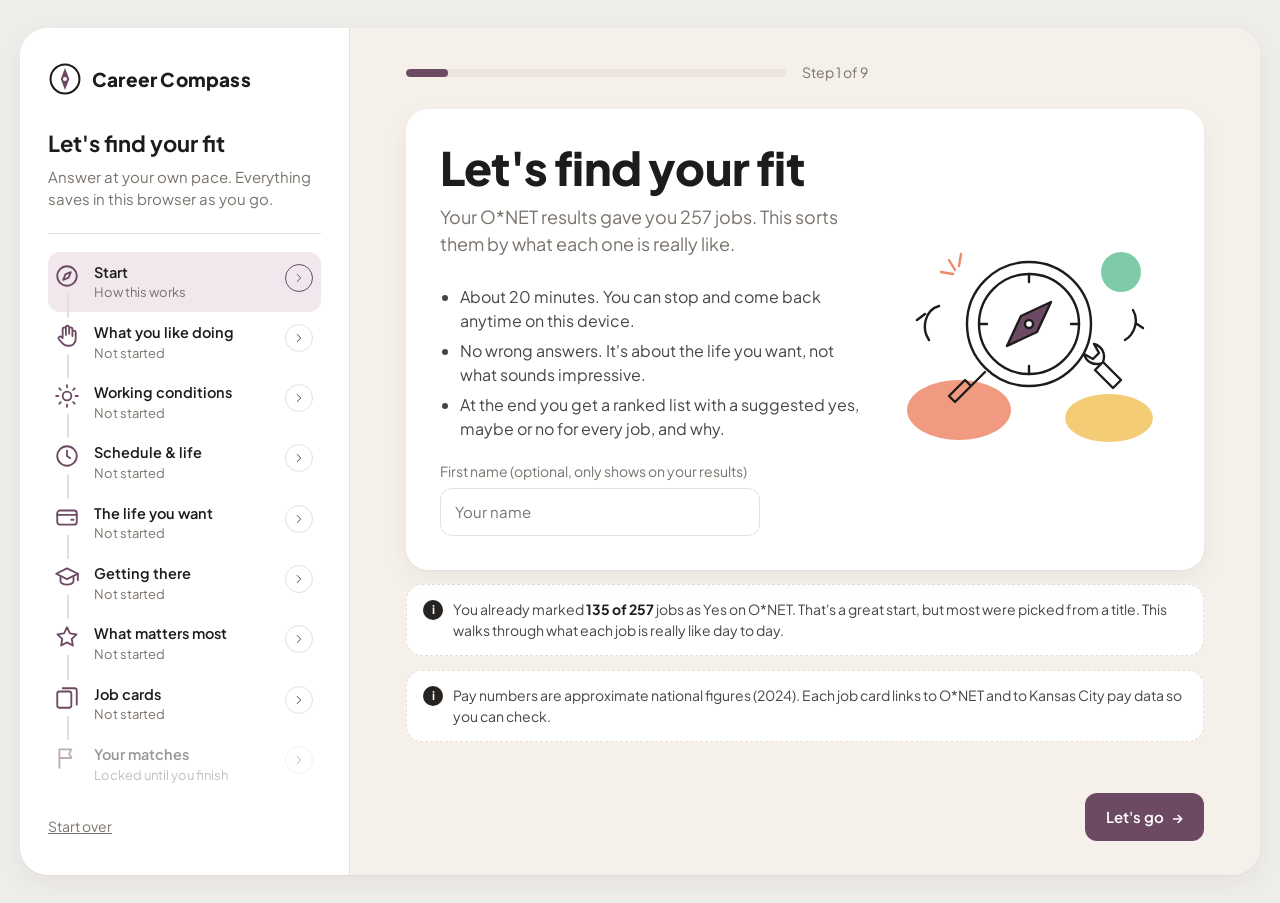
<file: index.html>
<!doctype html>
<html lang="en">
<head>
<meta charset="utf-8">
<meta name="viewport" content="width=device-width, initial-scale=1">
<title>Career Compass</title>
<meta name="description" content="A guided, Parachute-style questionnaire that sorts O*NET career matches by fit: the work, the conditions, the pay, the lifestyle and the fastest path in.">
<link rel="preconnect" href="https://fonts.googleapis.com">
<link rel="preconnect" href="https://fonts.gstatic.com" crossorigin>
<link href="https://fonts.googleapis.com/css2?family=Plus+Jakarta+Sans:wght@400;500;600;700;800&display=swap" rel="stylesheet">
<link rel="stylesheet" href="styles.css">
<link rel="icon" href="data:image/svg+xml,%3Csvg xmlns='http://www.w3.org/2000/svg' viewBox='0 0 32 32'%3E%3Ccircle cx='16' cy='16' r='14' fill='%236d4a63'/%3E%3Cpath d='M16 6l4 10-4 10-4-10z' fill='%23f6c56d'/%3E%3C/svg%3E">
</head>
<body>
<div class="shell">
  <aside class="side" id="side">
    <div class="brand">
      <svg class="brand-mark" viewBox="0 0 40 40" aria-hidden="true"><circle cx="20" cy="20" r="17" fill="none" stroke="currentColor" stroke-width="2.4"/><path d="M20 7l5 13-5 13-5-13z" fill="var(--accent)"/><circle cx="20" cy="20" r="2.4" fill="var(--paper)"/></svg>
      <span>Career Compass</span>
    </div>
    <h2 class="side-title" id="sideTitle">Let's find your fit</h2>
    <p class="side-sub" id="sideSub">Answer at your own pace. Everything saves in this browser as you go.</p>
    <ol class="steps" id="stepList"></ol>
    <div class="side-foot">
      <button class="link-btn" id="resetBtn" type="button">Start over</button>
    </div>
  </aside>
  <main class="main" id="main">
    <div class="topbar">
      <button class="menu-btn" id="menuBtn" type="button" aria-label="Show steps">
        <svg viewBox="0 0 24 24" width="20" height="20"><path d="M4 7h16M4 12h16M4 17h16" stroke="currentColor" stroke-width="2" stroke-linecap="round"/></svg>
      </button>
      <div class="progress"><div class="progress-fill" id="progressFill"></div></div>
      <div class="step-count" id="stepCount"></div>
    </div>
    <section class="stage" id="stage" tabindex="-1"></section>
    <nav class="pager" id="pager">
      <button class="btn ghost" id="backBtn" type="button">Back</button>
      <button class="btn primary" id="nextBtn" type="button">Next <span aria-hidden="true">&rarr;</span></button>
    </nav>
  </main>
</div>
<div class="toast" id="toast" role="status" aria-live="polite"></div>
<script src="data/jobs.js"></script>
<script src="data/jobcorps.js"></script>
<script src="data/training.js"></script>
<script src="data/catalog.js"></script>
<script src="app.js"></script>
</body>
</html>
</file>
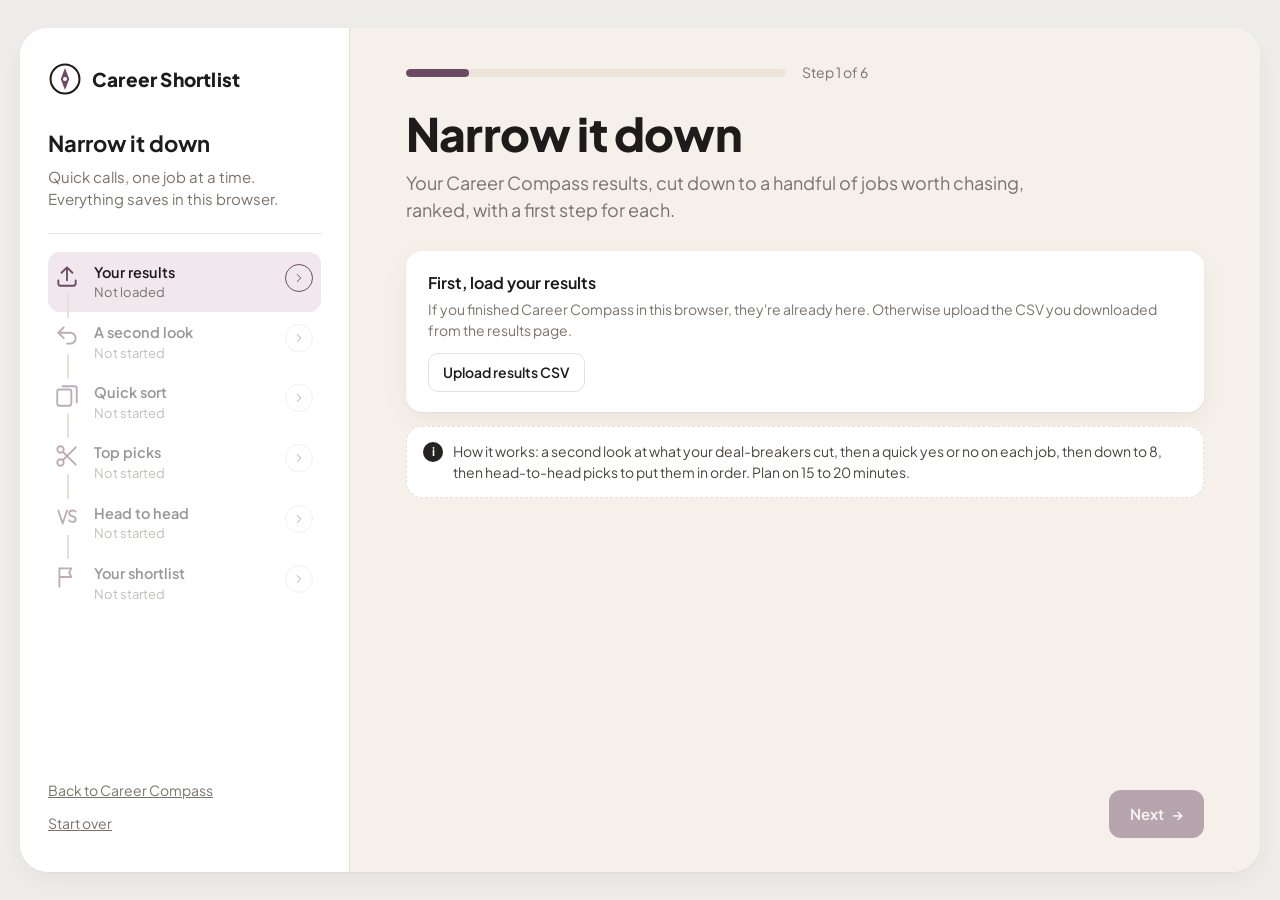
<file: shortlist.html>
<!doctype html>
<html lang="en">
<head>
<meta charset="utf-8">
<meta name="viewport" content="width=device-width, initial-scale=1">
<title>Career Shortlist</title>
<meta name="description" content="Narrow your Career Compass matches down to a short, ranked list with a first step for each.">
<link rel="preconnect" href="https://fonts.googleapis.com">
<link rel="preconnect" href="https://fonts.gstatic.com" crossorigin>
<link href="https://fonts.googleapis.com/css2?family=Plus+Jakarta+Sans:wght@400;500;600;700;800&display=swap" rel="stylesheet">
<link rel="stylesheet" href="styles.css">
<link rel="stylesheet" href="shortlist.css">
<link rel="icon" href="data:image/svg+xml,%3Csvg xmlns='http://www.w3.org/2000/svg' viewBox='0 0 32 32'%3E%3Ccircle cx='16' cy='16' r='14' fill='%236d4a63'/%3E%3Cpath d='M16 6l4 10-4 10-4-10z' fill='%23f6c56d'/%3E%3C/svg%3E">
</head>
<body>
<div class="shell">
  <aside class="side" id="side">
    <div class="brand">
      <svg class="brand-mark" viewBox="0 0 40 40" aria-hidden="true"><circle cx="20" cy="20" r="17" fill="none" stroke="currentColor" stroke-width="2.4"/><path d="M20 7l5 13-5 13-5-13z" fill="var(--accent)"/><circle cx="20" cy="20" r="2.4" fill="var(--paper)"/></svg>
      <span>Career Shortlist</span>
    </div>
    <h2 class="side-title" id="sideTitle">Narrow it down</h2>
    <p class="side-sub" id="sideSub">Quick calls, one job at a time. Everything saves in this browser.</p>
    <ol class="steps" id="stepList"></ol>
    <div class="side-foot">
      <a class="link-btn" href="index.html">Back to Career Compass</a>
      <button class="link-btn" id="resetBtn" type="button">Start over</button>
    </div>
  </aside>
  <main class="main" id="main">
    <div class="topbar">
      <button class="menu-btn" id="menuBtn" type="button" aria-label="Show steps">
        <svg viewBox="0 0 24 24" width="20" height="20"><path d="M4 7h16M4 12h16M4 17h16" stroke="currentColor" stroke-width="2" stroke-linecap="round"/></svg>
      </button>
      <div class="progress"><div class="progress-fill" id="progressFill"></div></div>
      <div class="step-count" id="stepCount"></div>
    </div>
    <section class="stage" id="stage" tabindex="-1"></section>
    <nav class="pager" id="pager">
      <button class="btn ghost" id="backBtn" type="button">Back</button>
      <button class="btn primary" id="nextBtn" type="button">Next <span aria-hidden="true">&rarr;</span></button>
    </nav>
  </main>
</div>
<div class="toast" id="toast" role="status" aria-live="polite"></div>
<input type="file" id="csvFile" accept=".csv,text/csv" class="hide">
<script src="data/jobs.js"></script>
<script src="data/training.js"></script>
<script src="data/catalog.js"></script>
<script src="shortlist.js"></script>
</body>
</html>
</file>
<file: styles.css>
:root{
  --bg:#efedea; --paper:#ffffff; --warm:#f5f0ea; --warm-2:#ece4db; --line:#e6e0d9;
  --ink:#1e1c1a; --ink-2:#4a4541; --muted:#7a736c;
  --accent:#6d4a63; --accent-ink:#ffffff; --accent-soft:#f1e8ee; --dark:#262321;
  --salmon:#ee8a6c; --mint:#5fbf92; --sun:#f3c35f; --sky:#7aa7d9;
  --t-green-bg:#e8f6ee; --t-green:#2f8a5a; --t-sun-bg:#fbf1dc; --t-sun:#9a6c12;
  --t-peach-bg:#fdeee7; --t-peach:#b4573a; --t-plum-bg:#f3ebf1; --t-plum:#6d4a63;
  --t-sky-bg:#e9f1fb; --t-sky:#355f93; --t-red-bg:#fdeaea; --t-red:#b23b3b;
  --shadow:0 1px 2px rgba(30,28,26,.04),0 8px 24px rgba(30,28,26,.05);
  --r:16px; --r-lg:22px;
}
@media (prefers-color-scheme:dark){:root:not([data-theme="light"]){
  --bg:#171514; --paper:#211e1c; --warm:#2a2623; --warm-2:#332e2a; --line:#38322e;
  --ink:#f3efea; --ink-2:#d2cbc4; --muted:#a39b93;
  --accent:#c79bb9; --accent-ink:#1b1418; --accent-soft:#3a2c35; --dark:#f3efea;
  --t-green-bg:#1f3529; --t-green:#8fdcb3; --t-sun-bg:#3a3020; --t-sun:#f2cf86;
  --t-peach-bg:#3d2a23; --t-peach:#f3b49d; --t-plum-bg:#382a33; --t-plum:#e3bfd6;
  --t-sky-bg:#1f2c3b; --t-sky:#a9c8ee; --t-red-bg:#3d2323; --t-red:#f0a3a3;
  --shadow:0 1px 2px rgba(0,0,0,.3),0 8px 24px rgba(0,0,0,.25);
}}
:root[data-theme="dark"]{
  --bg:#171514; --paper:#211e1c; --warm:#2a2623; --warm-2:#332e2a; --line:#38322e;
  --ink:#f3efea; --ink-2:#d2cbc4; --muted:#a39b93;
  --accent:#c79bb9; --accent-ink:#1b1418; --accent-soft:#3a2c35; --dark:#f3efea;
  --t-green-bg:#1f3529; --t-green:#8fdcb3; --t-sun-bg:#3a3020; --t-sun:#f2cf86;
  --t-peach-bg:#3d2a23; --t-peach:#f3b49d; --t-plum-bg:#382a33; --t-plum:#e3bfd6;
  --t-sky-bg:#1f2c3b; --t-sky:#a9c8ee; --t-red-bg:#3d2323; --t-red:#f0a3a3;
}
*{box-sizing:border-box}
html,body{margin:0}
body{background:var(--bg);color:var(--ink);font-family:"Plus Jakarta Sans",system-ui,-apple-system,Segoe UI,sans-serif;font-size:16px;line-height:1.5;-webkit-font-smoothing:antialiased}
button{font:inherit;color:inherit}
a{color:var(--accent)}
.shell{max-width:1240px;margin:28px auto;display:grid;grid-template-columns:330px 1fr;background:var(--paper);border-radius:28px;box-shadow:var(--shadow);overflow:hidden;min-height:calc(100vh - 56px)}

/* Sidebar */
.side{padding:34px 28px;border-right:1px solid var(--line);display:flex;flex-direction:column;background:var(--paper)}
.brand{display:flex;align-items:center;gap:10px;font-weight:800;font-size:19px;letter-spacing:.2px;margin-bottom:34px}
.brand-mark{width:34px;height:34px;color:var(--ink)}
.side-title{font-size:22px;line-height:1.25;margin:0 0 8px;font-weight:700}
.side-sub{color:var(--muted);margin:0 0 22px;font-size:15px}
.steps{list-style:none;margin:0;padding:18px 0 0;border-top:1px solid var(--line);flex:1}
.steps li{position:relative}
.step-item{display:grid;grid-template-columns:28px 1fr 30px;gap:12px;align-items:start;width:100%;text-align:left;background:none;border:0;padding:10px 6px;border-radius:12px;cursor:pointer}
.step-item:hover{background:var(--warm)}
.step-item[aria-current="step"]{background:var(--accent-soft)}
.step-item[disabled]{cursor:default;opacity:.45}
.step-item[disabled]:hover{background:none}
.step-ico{width:26px;height:26px;color:var(--accent);margin-top:1px}
.step-label{font-weight:600;font-size:14.5px;display:block}
.step-val{color:var(--muted);font-size:13px;display:block;line-height:1.35;margin-top:1px}
.step-go{width:28px;height:28px;border-radius:50%;border:1.5px solid var(--line);display:grid;place-items:center;color:var(--ink-2);margin-top:2px}
.step-item[aria-current="step"] .step-go{border-color:var(--accent);color:var(--accent)}
.steps li:not(:last-child)::after{content:"";position:absolute;left:19px;top:42px;bottom:-6px;width:1.5px;background:var(--line)}
.side-foot{padding-top:18px}
.link-btn{background:none;border:0;color:var(--muted);text-decoration:underline;cursor:pointer;padding:4px 0;font-size:14px}

/* Main */
.main{background:var(--warm);display:flex;flex-direction:column;min-width:0}
.topbar{display:flex;align-items:center;gap:16px;padding:34px 56px 0}
.menu-btn{display:none;background:var(--paper);border:1px solid var(--line);border-radius:10px;width:40px;height:40px;place-items:center;cursor:pointer}
.progress{flex:1;max-width:380px;height:8px;background:var(--warm-2);border-radius:99px;overflow:hidden}
.progress-fill{height:100%;background:var(--accent);border-radius:99px;transition:width .35s ease}
.step-count{color:var(--muted);font-size:14px;white-space:nowrap}
.stage{padding:26px 56px 24px;flex:1;outline:none}
.pager{display:flex;justify-content:space-between;gap:12px;padding:18px 56px 34px;position:sticky;bottom:0;background:linear-gradient(to top,var(--warm) 70%,transparent)}
h1.h{font-size:clamp(30px,4.2vw,46px);line-height:1.08;margin:0 0 10px;font-weight:800;letter-spacing:-.8px}
.lead{font-size:18px;color:var(--muted);margin:0 0 28px;max-width:640px}

.btn{border-radius:12px;padding:12px 20px;font-weight:600;border:1.5px solid transparent;cursor:pointer;display:inline-flex;align-items:center;gap:8px;font-size:15px}
.btn.primary{background:var(--accent);color:var(--accent-ink)}
.btn.primary:hover{filter:brightness(1.08)}
.btn.dark{background:var(--dark);color:var(--paper)}
.btn.ghost{background:var(--paper);border-color:var(--line)}
.btn.ghost:hover{border-color:var(--ink-2)}
.btn.sm{padding:8px 14px;font-size:14px;border-radius:10px}
.btn:focus-visible,.chip:focus-visible,.step-item:focus-visible,.opt:focus-visible{outline:3px solid var(--sun);outline-offset:2px}

/* Hero / welcome */
.hero{background:var(--paper);border-radius:var(--r-lg);padding:34px;display:grid;grid-template-columns:1.2fr .8fr;gap:24px;align-items:center;position:relative;overflow:hidden;box-shadow:var(--shadow)}
.hero h1{margin-top:0}
.hero ul{padding-left:20px;margin:0 0 20px;color:var(--ink-2)}
.hero li{margin:6px 0}
.doodle{width:100%;max-width:280px;justify-self:center;color:var(--ink)}
.note{background:var(--paper);border:1px dashed var(--line);border-radius:var(--r);padding:14px 16px;color:var(--ink-2);font-size:14px;display:flex;gap:10px;align-items:flex-start;margin-top:14px}
.note b{color:var(--ink)}
.i-dot{flex:none;width:20px;height:20px;border-radius:50%;background:var(--dark);color:var(--paper);display:grid;place-items:center;font-size:12px;font-weight:700;margin-top:1px}

/* Question blocks */
.q{background:var(--paper);border-radius:var(--r);padding:20px 22px;margin-bottom:12px;box-shadow:var(--shadow)}
.q-title{font-weight:650;font-size:16px;margin:0 0 4px}
.q-help{color:var(--muted);font-size:14px;margin:0 0 12px}
.opts{display:flex;flex-wrap:wrap;gap:8px}
.opt{border:1.5px solid var(--line);background:var(--paper);border-radius:999px;padding:8px 14px;font-size:14px;cursor:pointer;font-weight:500;transition:all .12s}
.opt:hover{border-color:var(--ink-2)}
.opt[aria-pressed="true"]{background:var(--accent);border-color:var(--accent);color:var(--accent-ink)}
.opt.neg[aria-pressed="true"]{background:var(--t-red);border-color:var(--t-red);color:#fff}
.opt.pos[aria-pressed="true"]{background:var(--t-green);border-color:var(--t-green);color:#fff}
.grid2{display:grid;grid-template-columns:1fr 1fr;gap:12px}
.row-q{display:grid;grid-template-columns:1fr auto;gap:14px;align-items:center;padding:14px 0;border-top:1px solid var(--line)}
.row-q:first-of-type{border-top:0;padding-top:4px}
.row-q .q-title{font-size:15px;margin:0}
.row-q .q-help{margin:2px 0 0;font-size:13px}
textarea,input[type=text],input[type=search],input[type=number]{width:100%;border:1.5px solid var(--line);background:var(--paper);color:var(--ink);border-radius:12px;padding:12px 14px;font:inherit;font-size:15px}
textarea{min-height:76px;resize:vertical}
textarea:focus,input:focus{outline:none;border-color:var(--accent)}
.section-label{font-size:12px;letter-spacing:1.2px;text-transform:uppercase;color:var(--muted);font-weight:700;margin:22px 0 10px}

/* Budget */
.budget{display:grid;grid-template-columns:1.3fr .7fr;gap:16px;align-items:start}
.total-card{background:var(--dark);color:var(--paper);border-radius:var(--r-lg);padding:24px;position:sticky;top:20px}
.total-card .big{font-size:40px;font-weight:800;letter-spacing:-1px;line-height:1}
.total-card .sm{opacity:.75;font-size:14px}
.total-card hr{border:0;border-top:1px solid rgba(255,255,255,.15);margin:16px 0}
:root[data-theme="dark"] .total-card hr{border-top-color:rgba(0,0,0,.15)}
.line-item{display:flex;justify-content:space-between;font-size:14px;padding:3px 0;opacity:.9}
input[type=range]{width:100%;accent-color:var(--accent)}

/* Job card review */
.review-top{display:flex;justify-content:space-between;align-items:center;gap:12px;margin-bottom:14px;flex-wrap:wrap}
.jobcard{background:var(--paper);border-radius:var(--r-lg);padding:28px;box-shadow:var(--shadow)}
.jobcard h3{font-size:26px;line-height:1.2;margin:4px 0 6px;letter-spacing:-.3px}
.kicker{font-size:12px;letter-spacing:1.1px;text-transform:uppercase;color:var(--muted);font-weight:700}
.tags{display:flex;flex-wrap:wrap;gap:8px;margin:14px 0}
.tag{padding:6px 11px;border-radius:9px;font-size:13px;font-weight:600}
.tag.green{background:var(--t-green-bg);color:var(--t-green)}
.tag.sun{background:var(--t-sun-bg);color:var(--t-sun)}
.tag.peach{background:var(--t-peach-bg);color:var(--t-peach)}
.tag.plum{background:var(--t-plum-bg);color:var(--t-plum)}
.tag.sky{background:var(--t-sky-bg);color:var(--t-sky)}
.tag.red{background:var(--t-red-bg);color:var(--t-red)}
.facts{display:grid;grid-template-columns:1fr 1fr;gap:16px 24px;margin:18px 0}
.fact h4{margin:0 0 3px;font-size:13px;color:var(--muted);font-weight:600}
.fact p{margin:0;font-size:15px;color:var(--ink-2)}
.meters{display:grid;grid-template-columns:repeat(auto-fill,minmax(150px,1fr));gap:10px 18px;margin:12px 0 4px}
.meter{font-size:13px;color:var(--ink-2)}
.meter .bar{display:flex;gap:3px;margin-top:4px}
.meter .bar i{flex:1;height:6px;border-radius:3px;background:var(--warm-2)}
.meter .bar i.on{background:var(--salmon)}
.meter.flag{color:var(--t-red);font-weight:700}
.meter.flag .bar i.on{background:var(--t-red)}
.pay-bar{position:relative;height:10px;border-radius:99px;background:linear-gradient(90deg,var(--t-peach-bg),var(--t-green-bg));margin:26px 0 8px}
.pay-bar .med{position:absolute;top:-4px;width:4px;height:18px;border-radius:2px;background:var(--ink)}
.pay-bar .tgt{position:absolute;top:-22px;transform:translateX(-50%);font-size:11px;font-weight:700;color:var(--accent);white-space:nowrap}
.pay-bar .tgt::after{content:"";position:absolute;left:50%;top:16px;width:2px;height:22px;background:var(--accent);transform:translateX(-50%)}
.pay-labels{display:flex;justify-content:space-between;font-size:12px;color:var(--muted)}
.verdict{display:flex;gap:10px;margin-top:22px;flex-wrap:wrap}
.verdict .btn{flex:1;justify-content:center;min-width:110px}
.v-no[aria-pressed="true"]{background:var(--t-red);color:#fff;border-color:var(--t-red)}
.v-maybe[aria-pressed="true"]{background:var(--sun);color:#3a2a06;border-color:var(--sun)}
.v-yes[aria-pressed="true"]{background:var(--t-green);color:#fff;border-color:var(--t-green)}
.links{display:flex;flex-wrap:wrap;gap:8px 16px;margin-top:14px;font-size:14px}
.fit-pill{display:inline-flex;align-items:center;gap:6px;padding:6px 12px;border-radius:99px;font-weight:700;font-size:13px}
.fit-Yes{background:var(--t-green-bg);color:var(--t-green)}
.fit-Maybe{background:var(--t-sun-bg);color:var(--t-sun)}
.fit-No{background:var(--t-red-bg);color:var(--t-red)}

/* Results timeline */
.timeline{position:relative;margin-top:8px}
.tl-row{display:grid;grid-template-columns:120px 1fr;gap:20px;position:relative}
.tl-rail{position:relative;display:flex;flex-direction:column;align-items:center;padding-top:26px}
.tl-rail .rank{font-weight:800;font-size:13px;color:var(--accent);margin-bottom:6px}
.tl-rail .dot{width:20px;height:20px;border-radius:50%;background:var(--paper);border:5px solid var(--dark);z-index:1}
.tl-rail .when{font-size:14px;color:var(--ink-2);margin-top:10px;text-align:center;font-weight:500}
.tl-rail::after{content:"";position:absolute;top:70px;bottom:-26px;width:1.5px;background:var(--warm-2)}
.tl-row:last-child .tl-rail::after{display:none}
.tl-card{background:var(--paper);border-radius:var(--r-lg);padding:24px 26px;margin-bottom:18px;box-shadow:var(--shadow)}
.tl-card h3{margin:0 0 4px;font-size:20px}
.tl-card .sub{color:var(--ink-2);font-size:15px;margin:0}
.tl-card .sub2{color:var(--muted);font-size:13.5px;margin:4px 0 0}
.tl-card hr{border:0;border-top:1px solid var(--line);margin:16px 0}
.why{margin:0;padding-left:18px;font-size:14px;color:var(--ink-2)}
.why li{margin:3px 0}
.why.con li::marker{color:var(--t-red)}
.why.pro li::marker{color:var(--t-green)}
.cols{display:grid;grid-template-columns:1fr 1fr;gap:16px}

.toolbar{display:flex;flex-wrap:wrap;gap:10px;align-items:center;margin:18px 0 12px}
.toolbar input{max-width:260px}
.tbl{width:100%;border-collapse:collapse;background:var(--paper);border-radius:var(--r);overflow:hidden;box-shadow:var(--shadow);font-size:14px}
.tbl th,.tbl td{padding:10px 12px;border-bottom:1px solid var(--line);text-align:left;vertical-align:top}
.tbl th{font-size:12px;text-transform:uppercase;letter-spacing:.8px;color:var(--muted);background:var(--warm)}
.tbl tr:last-child td{border-bottom:0}
.tbl td.num{font-variant-numeric:tabular-nums;white-space:nowrap}
.tbl button.name{background:none;border:0;padding:0;font-weight:600;text-align:left;cursor:pointer;color:var(--ink)}
.tbl button.name:hover{color:var(--accent);text-decoration:underline}
.tbl-wrap{overflow-x:auto;border-radius:var(--r)}
.export{display:grid;grid-template-columns:repeat(auto-fit,minmax(220px,1fr));gap:12px;margin-top:10px}
.export .q{margin:0;display:flex;flex-direction:column;gap:10px}
.export .q p{margin:0;color:var(--muted);font-size:14px;flex:1}

.jc-box,.train-box{background:var(--warm);border-radius:var(--r);padding:14px 16px;margin:14px 0}
.mini{margin:0;padding-left:18px;font-size:14px;color:var(--ink-2)}
.mini li{margin:2px 0}
details summary{cursor:pointer;color:var(--accent);font-size:14px;margin-top:6px}
.first-step{background:var(--paper);border-left:3px solid var(--accent);padding:8px 12px;border-radius:8px;font-size:14px;margin:8px 0}
.prog{background:var(--paper);border-radius:12px;padding:12px 14px;margin-top:10px}
.prog-h{font-weight:650;font-size:15px}
.prog-d{margin:0;font-size:13.5px;color:var(--ink-2)}
.prog .tag{font-size:12px;padding:4px 9px}
.tag:not(.green):not(.sun):not(.peach):not(.plum):not(.sky):not(.red){background:var(--warm-2);color:var(--ink-2)}
.toast{position:fixed;left:50%;bottom:24px;transform:translateX(-50%) translateY(20px);background:var(--dark);color:var(--paper);padding:12px 18px;border-radius:12px;font-size:14px;opacity:0;pointer-events:none;transition:all .25s;z-index:50}
.toast.show{opacity:1;transform:translateX(-50%) translateY(0)}
.blob{position:absolute;border-radius:50%;opacity:.9;pointer-events:none}
.muted{color:var(--muted)}
.mt0{margin-top:0}
.hide{display:none!important}

@media (max-width:980px){
  .shell{grid-template-columns:1fr;margin:0;border-radius:0;min-height:100vh}
  .side{position:fixed;inset:0 auto 0 0;width:min(340px,88vw);z-index:40;transform:translateX(-102%);transition:transform .25s;overflow-y:auto;box-shadow:var(--shadow)}
  .side.open{transform:none}
  .menu-btn{display:grid}
  .topbar{padding:18px 16px 0}
  .stage{padding:20px 16px}
  .pager{padding:14px 16px 20px}
  .hero{grid-template-columns:1fr;padding:22px}
  .doodle{max-width:200px;order:-1}
  .budget,.grid2,.cols,.facts{grid-template-columns:1fr}
  .total-card{position:static}
  .tl-row{grid-template-columns:64px 1fr;gap:10px}
  .tl-rail .when{font-size:12px}
  .row-q{grid-template-columns:1fr}
  .jobcard{padding:20px}
}
@media print{
  .side,.pager,.topbar,.toolbar,.export{display:none!important}
  .shell{display:block;box-shadow:none;margin:0}
  .main{background:#fff}
}

.path-g{border-top:1px solid var(--line);padding:8px 0}
.path-g>summary{cursor:pointer;list-style:none;font-size:16px}
.path-g>summary::-webkit-details-marker{display:none}
.path-g>summary::before{content:"▸ ";color:var(--accent)}
.path-g[open]>summary::before{content:"▾ "}
.train-box .jc-box{margin-top:10px}

.jobcard.emb{box-shadow:none;border:1px solid var(--line);margin-top:14px;padding:18px}
.tbl tr.xrow>td{padding:4px 12px 16px;background:var(--warm)}
.tbl tr.xrow .jobcard.emb{margin-top:0}
.tbl .name[aria-expanded="true"]{color:var(--accent)}
.tl-card .jobcard.emb>h3,.tl-card .jobcard.emb>h3+p{display:none}

.narrow-cta{display:flex;justify-content:space-between;align-items:center;gap:16px;flex-wrap:wrap;border:1.5px solid var(--accent);margin-top:8px}
.narrow-cta .q-title{margin:0}
.narrow-cta .btn{text-decoration:none}

.open-note{font-size:13px;color:var(--t-red);margin:6px 0 0}
.open-Few{color:var(--t-red);font-weight:600}
.open-Many{color:var(--t-green);font-weight:600}
</file>
<file: shortlist.css>
/* Career Shortlist additions on top of styles.css */
.side-foot{display:flex;flex-direction:column;align-items:flex-start;gap:4px}
.btn-row{display:flex;gap:8px;flex-wrap:wrap;margin-top:12px}
.btn:disabled{opacity:.45;cursor:not-allowed}
.ico-sm{width:15px;height:15px;vertical-align:-2px}
kbd{font:inherit;font-size:11px;border:1px solid var(--line);border-radius:5px;padding:0 5px;margin-left:6px;color:var(--muted)}

.sl-count{display:flex;gap:10px;align-items:center;flex-wrap:wrap;margin:0 0 14px;font-size:14px;color:var(--ink-2)}
.sl-count .btn{margin-left:auto}
.pile{padding:4px 10px;border-radius:99px;font-weight:600;font-size:13px}
.pile.keep{background:var(--t-green-bg);color:var(--t-green)}
.pile.maybe{background:var(--t-sun-bg);color:var(--t-sun)}
.pile.cut{background:var(--t-red-bg);color:var(--t-red)}

.sl-card .sl-head{display:flex;justify-content:space-between;gap:10px;align-items:center;flex-wrap:wrap}
.sl-card .sub{color:var(--ink-2);margin:0 0 12px}
.sl-verdict{position:sticky;bottom:0;background:var(--bg);padding:12px 0 4px;margin-top:12px}
.sl-verdict .btn{min-height:52px;font-size:16px}

.feel{display:grid;grid-template-columns:repeat(4,1fr);gap:8px;margin:14px 0 4px}
.feel div{background:var(--warm);border-radius:12px;padding:8px 10px;font-size:13px}
.feel span{display:block;color:var(--muted);font-size:12px}
.feel b{font-weight:600}

.more{margin-top:12px}
.facts-dl{display:grid;grid-template-columns:160px 1fr;gap:6px 14px;font-size:14px;margin:10px 0}
.facts-dl dt{color:var(--muted)}
.facts-dl dd{margin:0;color:var(--ink-2)}
.more .links{display:flex;gap:14px;flex-wrap:wrap;font-size:14px;margin:6px 0 0}
.mini-h{font-size:12px;text-transform:uppercase;letter-spacing:.8px;color:var(--muted);margin:10px 0 4px}

.pile-list{margin-top:10px;display:flex;flex-direction:column;gap:6px;max-height:420px;overflow:auto}
.pl-row{display:flex;justify-content:space-between;align-items:center;gap:10px;font-size:14px;border-bottom:1px solid var(--line);padding:6px 0}
.mini-opts{flex-wrap:nowrap;gap:4px}
.mini-opts .opt{padding:4px 10px;font-size:12.5px}

.mini-list{display:flex;flex-direction:column;gap:8px;margin-bottom:8px}
.mini-card{display:flex;justify-content:space-between;align-items:center;gap:12px;background:var(--paper);border-radius:14px;padding:12px 16px;box-shadow:var(--shadow)}
.mc-main{display:flex;flex-direction:column}
.mc-main .muted{font-size:13px}

.vs-q{font-size:18px;font-weight:700;text-align:center;margin:6px 0 16px}
.vs-grid{display:grid;grid-template-columns:1fr auto 1fr;gap:14px;align-items:stretch}
.vs-or{align-self:center;color:var(--muted);font-weight:700}
.vs-card{display:flex;flex-direction:column;gap:10px;text-align:left;background:var(--paper);border:2px solid var(--line);border-radius:var(--r-lg);padding:20px;cursor:pointer;box-shadow:var(--shadow);transition:border-color .12s,transform .12s}
.vs-card:hover,.vs-card:focus-visible{border-color:var(--accent);transform:translateY(-2px);outline:none}
.vs-name{font-size:20px;font-weight:700;line-height:1.25}
.vs-sum{color:var(--ink-2);font-size:14.5px}
.vs-facts{display:grid;grid-template-columns:1fr 1fr;gap:8px 12px;font-size:14px}
.vs-facts i{display:block;font-style:normal;color:var(--muted);font-size:12px}
.vs-facts .vs-con{grid-column:1/-1;color:var(--t-red)}
.vs-facts .vs-con i{color:var(--muted)}
.vs-pick{margin-top:auto;align-self:stretch;text-align:center;background:var(--accent-soft);color:var(--accent);font-weight:700;border-radius:12px;padding:10px}
.rank-list{margin:8px 0 0;padding-left:22px;font-size:15px}
.rank-list li{margin:3px 0}

@media (max-width:980px){
  .feel{grid-template-columns:repeat(2,1fr)}
  .vs-grid{grid-template-columns:1fr}
  .vs-or{justify-self:center}
  .facts-dl{grid-template-columns:1fr}
  .facts-dl dt{margin-top:6px}
  .pl-row{flex-direction:column;align-items:flex-start}
  kbd{display:none}
}
@media print{ .sl-verdict,.btn-row{display:none} details.more{display:none} }
</file>
